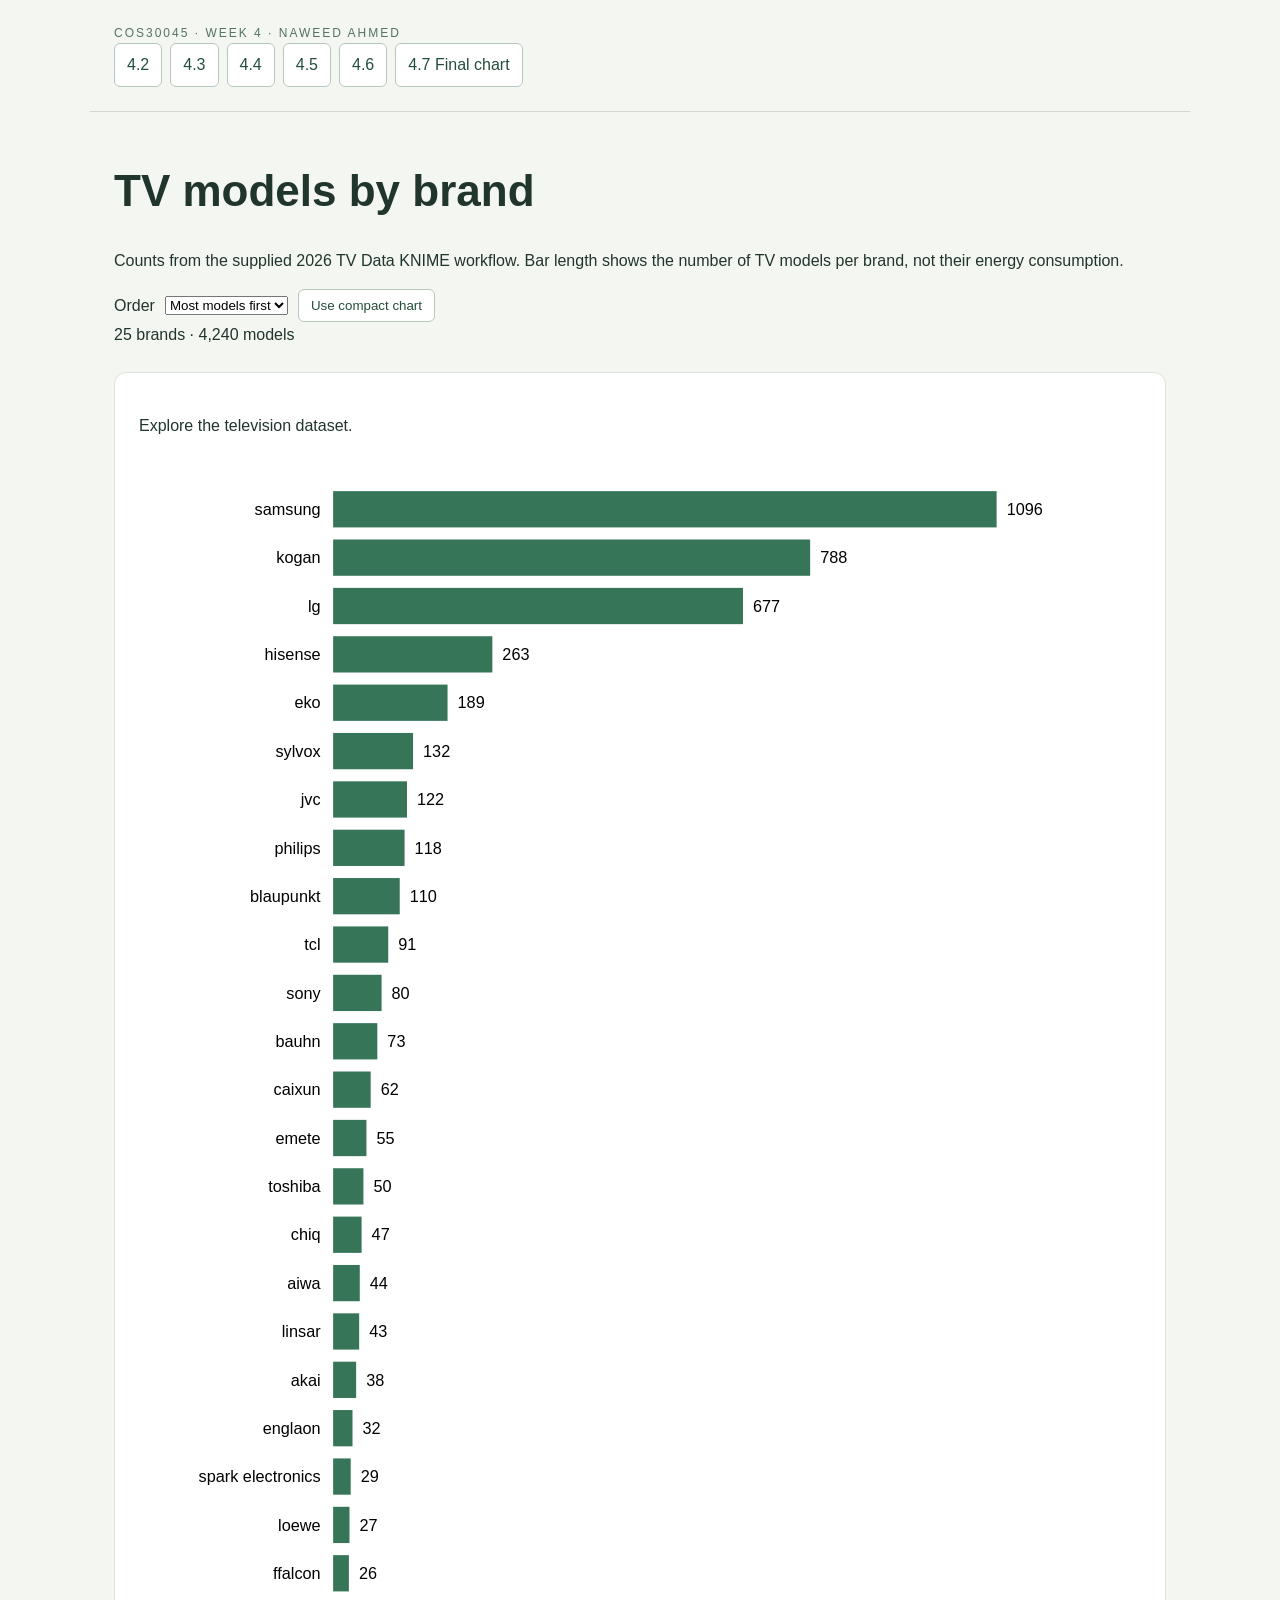
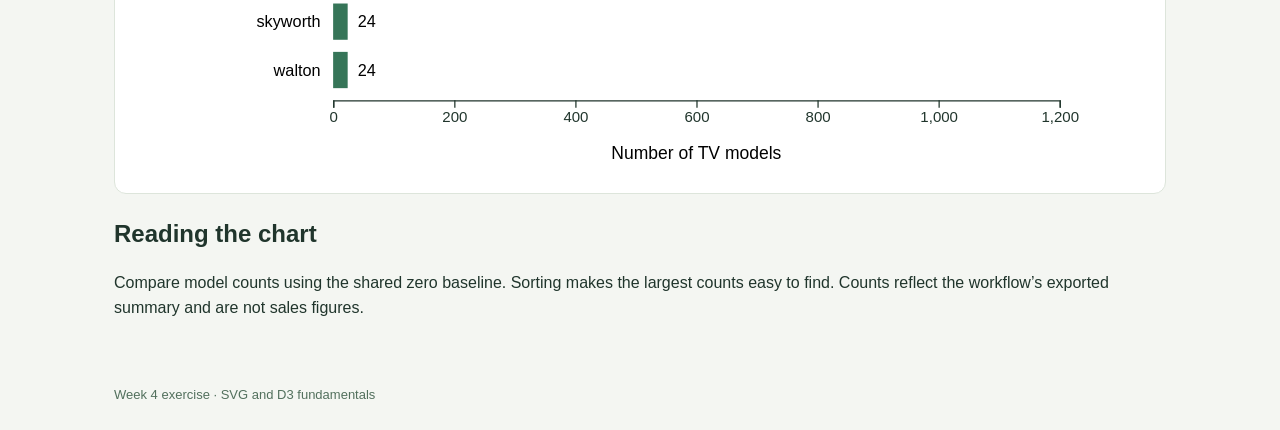
<file: exercise-4.2-4.7/index.html>
<!doctype html><html lang="en"><head><meta charset="utf-8"><meta name="viewport" content="width=device-width,initial-scale=1"><title>Exercise 4.7</title><link rel="stylesheet" href="css/style.css"></head><body><header><div class="eyebrow">COS30045 · Week 4 · Naweed Ahmed</div><nav><a href="exercise-4.2.html">4.2</a><a href="exercise-4.3.html">4.3</a><a href="exercise-4.4.html">4.4</a><a href="exercise-4.5.html">4.5</a><a href="exercise-4.6.html">4.6</a><a href="index.html">4.7 Final chart</a></nav></header><main><h1>TV models by brand</h1><p>Counts from the supplied 2026 TV Data KNIME workflow. Bar length shows the number of TV models per brand, not their energy consumption.</p><div class="controls"><label for="sort">Order</label><select id="sort"><option value="count">Most models first</option><option value="brand">Brand A–Z</option></select><button id="resize" type="button">Use compact chart</button></div><div id="status" role="status"></div><div class="panel"><div class="container"><p>Explore the television dataset.</p></div><div class="responsive-svg-container" data-stage="7"></div></div><h2>Reading the chart</h2><p>Compare model counts using the shared zero baseline. Sorting makes the largest counts easy to find. Counts reflect the workflow’s exported summary and are not sales figures.</p></main><footer>Week 4 exercise · SVG and D3 fundamentals</footer><script src="vendor/d3.v7.min.js"></script><script src="js/main.js"></script></body></html>
</file>
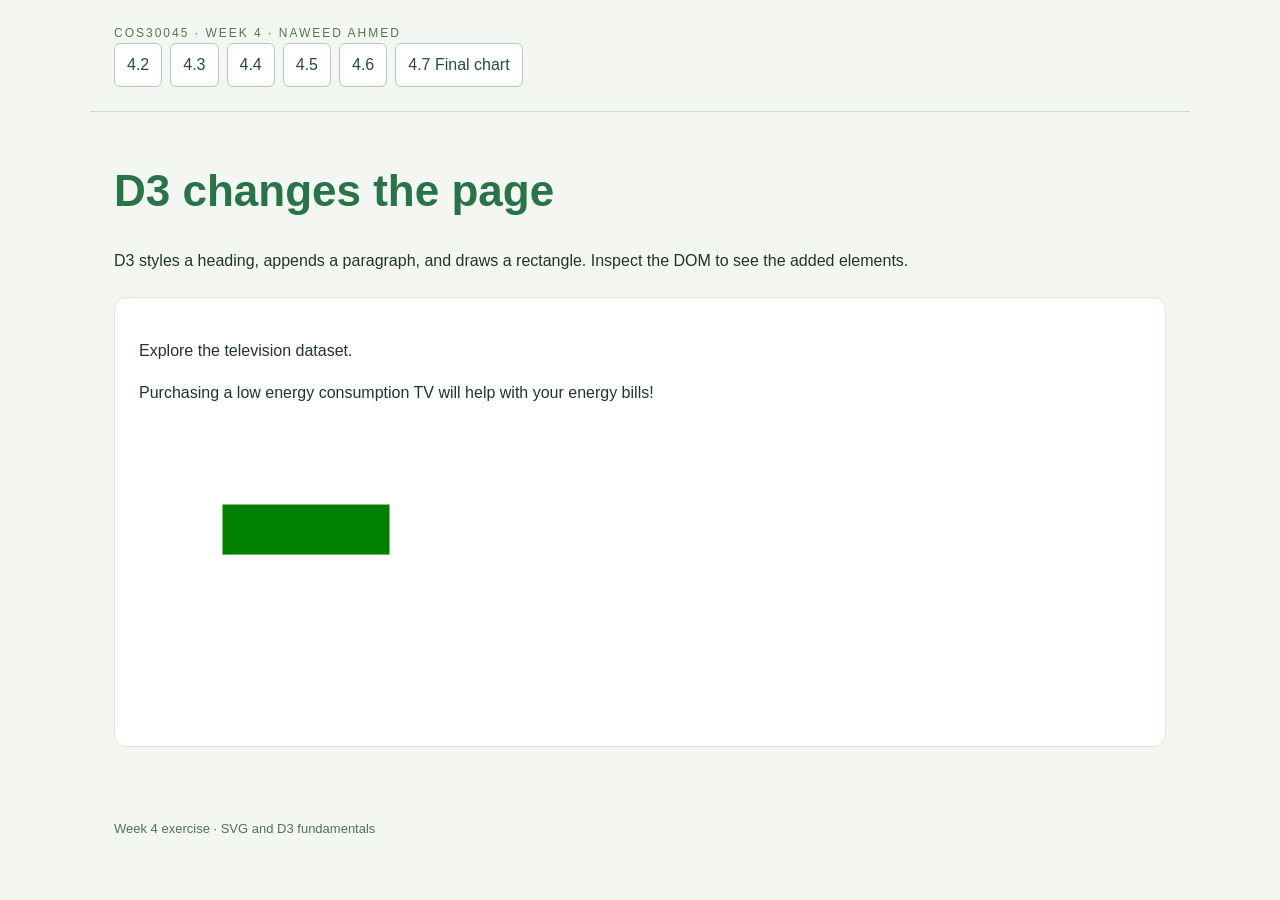
<file: exercise-4.2-4.7/exercise-4.2.html>
<!doctype html>
<html lang="en">
<head>
  <meta charset="utf-8">
  <meta name="viewport" content="width=device-width, initial-scale=1">

  <title>Exercise 4.2</title>

  <link rel="stylesheet" href="css/style.css">
</head>

<body>
  <header>
    <div class="eyebrow">
      COS30045 · Week 4 · Naweed Ahmed
    </div>

    <nav>
      <a href="exercise-4.2.html">4.2</a>
      <a href="exercise-4.3.html">4.3</a>
      <a href="exercise-4.4.html">4.4</a>
      <a href="exercise-4.5.html">4.5</a>
      <a href="exercise-4.6.html">4.6</a>
      <a href="index.html">4.7 Final chart</a>
    </nav>
  </header>

  <main>
    <h1>D3 changes the page</h1>

    <p>
      D3 styles a heading, appends a paragraph, and draws a rectangle.
      Inspect the DOM to see the added elements.
    </p>

    <div id="status" role="status"></div>

    <div class="panel">
      <div class="container">
        <p>Explore the television dataset.</p>
      </div>

      <div
        class="responsive-svg-container"
        data-stage="2"
      ></div>
    </div>
  </main>

  <footer>
    Week 4 exercise · SVG and D3 fundamentals
  </footer>

  <script src="vendor/d3.v7.min.js"></script>
  <script src="js/main.js"></script>
</body>
</html>
</file>
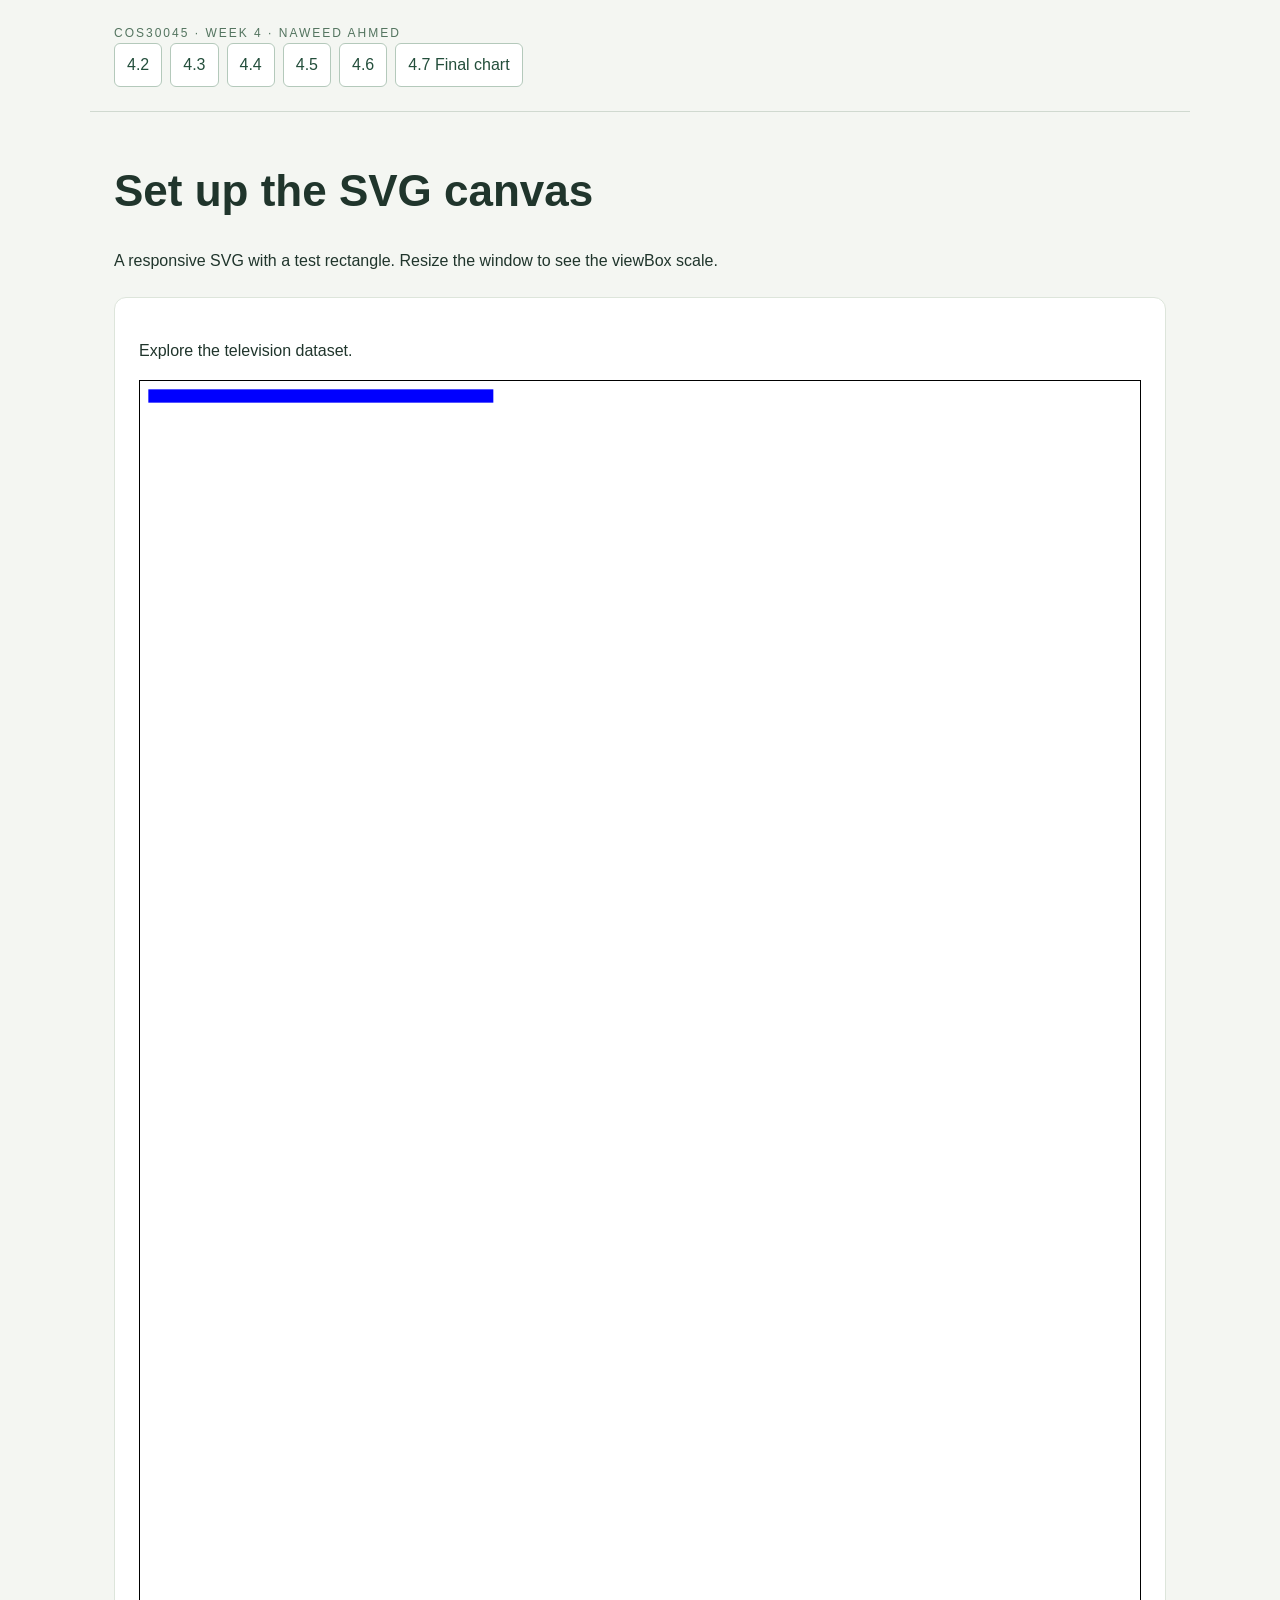
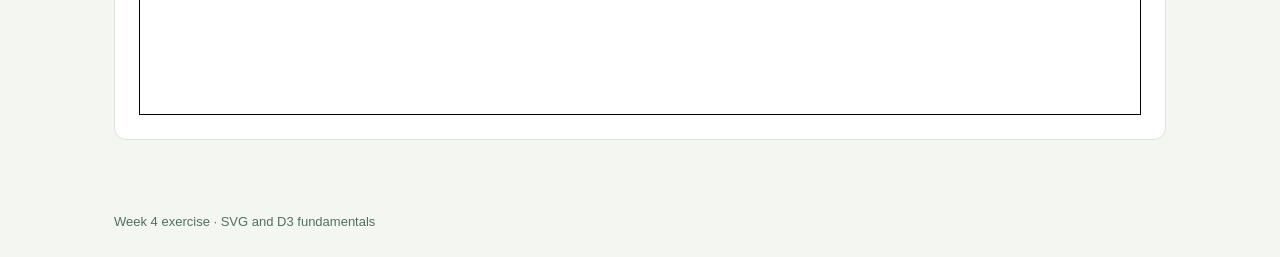
<file: exercise-4.2-4.7/exercise-4.3.html>
<!doctype html>
<html lang="en">
<head>
  <meta charset="utf-8">
  <meta name="viewport" content="width=device-width, initial-scale=1">

  <title>Exercise 4.3</title>

  <link rel="stylesheet" href="css/style.css">
</head>

<body>
  <header>
    <div class="eyebrow">
      COS30045 · Week 4 · Naweed Ahmed
    </div>

    <nav>
      <a href="exercise-4.2.html">4.2</a>
      <a href="exercise-4.3.html">4.3</a>
      <a href="exercise-4.4.html">4.4</a>
      <a href="exercise-4.5.html">4.5</a>
      <a href="exercise-4.6.html">4.6</a>
      <a href="index.html">4.7 Final chart</a>
    </nav>
  </header>

  <main>
    <h1>Set up the SVG canvas</h1>

    <p>
      A responsive SVG with a test rectangle.
      Resize the window to see the viewBox scale.
    </p>

    <div id="status" role="status"></div>

    <div class="panel">
      <div class="container">
        <p>Explore the television dataset.</p>
      </div>

      <div
        class="responsive-svg-container"
        data-stage="3"
      ></div>
    </div>
  </main>

  <footer>
    Week 4 exercise · SVG and D3 fundamentals
  </footer>

  <script src="vendor/d3.v7.min.js"></script>
  <script src="js/main.js"></script>
</body>
</html>
</file>
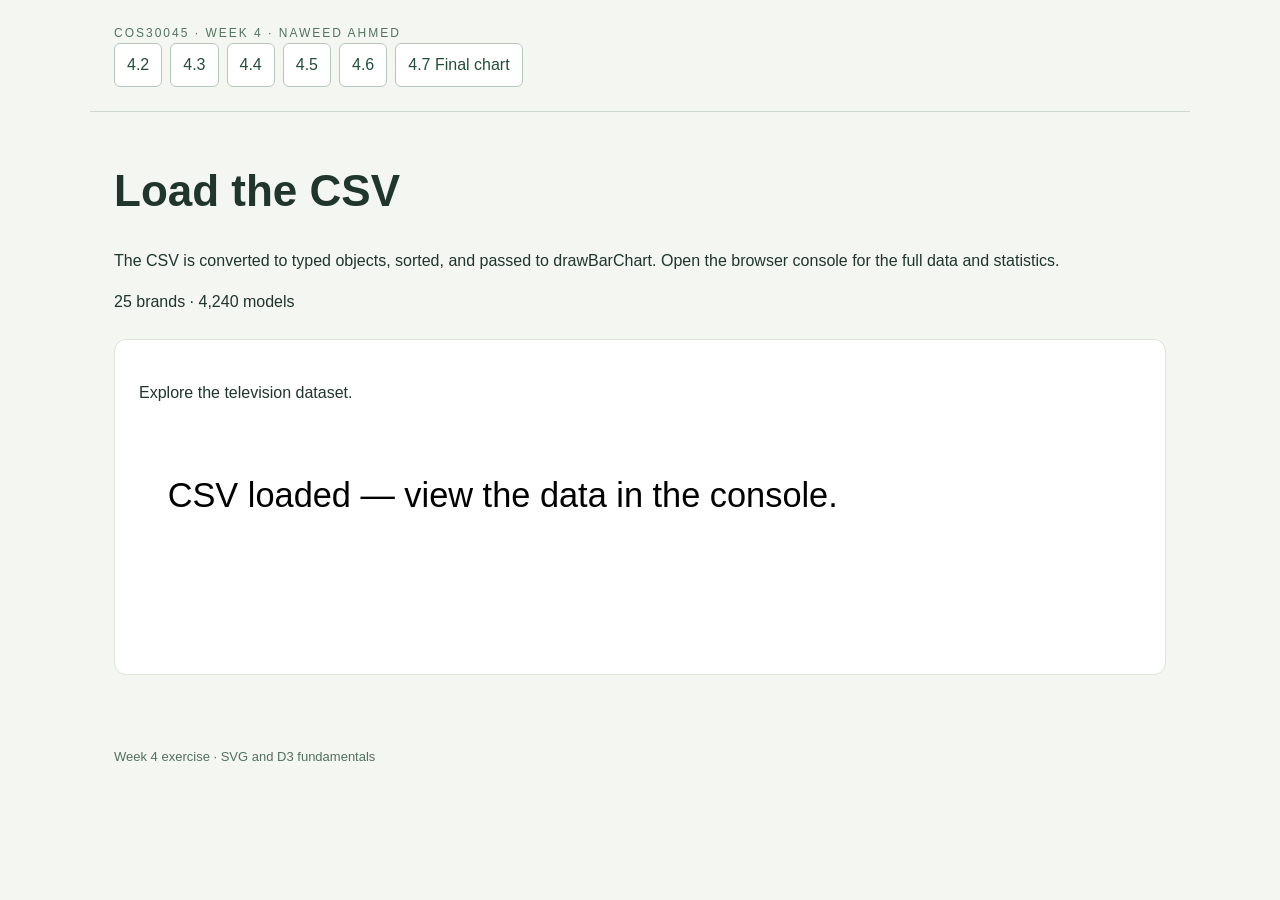
<file: exercise-4.2-4.7/exercise-4.4.html>
<!doctype html>
<html lang="en">
<head>
  <meta charset="utf-8">
  <meta name="viewport" content="width=device-width, initial-scale=1">

  <title>Exercise 4.4</title>

  <link rel="stylesheet" href="css/style.css">
</head>

<body>
  <header>
    <div class="eyebrow">
      COS30045 · Week 4 · Naweed Ahmed
    </div>

    <nav>
      <a href="exercise-4.2.html">4.2</a>
      <a href="exercise-4.3.html">4.3</a>
      <a href="exercise-4.4.html">4.4</a>
      <a href="exercise-4.5.html">4.5</a>
      <a href="exercise-4.6.html">4.6</a>
      <a href="index.html">4.7 Final chart</a>
    </nav>
  </header>

  <main>
    <h1>Load the CSV</h1>

    <p>
      The CSV is converted to typed objects, sorted, and passed to
      drawBarChart. Open the browser console for the full data
      and statistics.
    </p>

    <div id="status" role="status"></div>

    <div class="panel">
      <div class="container">
        <p>Explore the television dataset.</p>
      </div>

      <div
        class="responsive-svg-container"
        data-stage="4"
      ></div>
    </div>
  </main>

  <footer>
    Week 4 exercise · SVG and D3 fundamentals
  </footer>

  <script src="vendor/d3.v7.min.js"></script>
  <script src="js/main.js"></script>
</body>
</html>
</file>
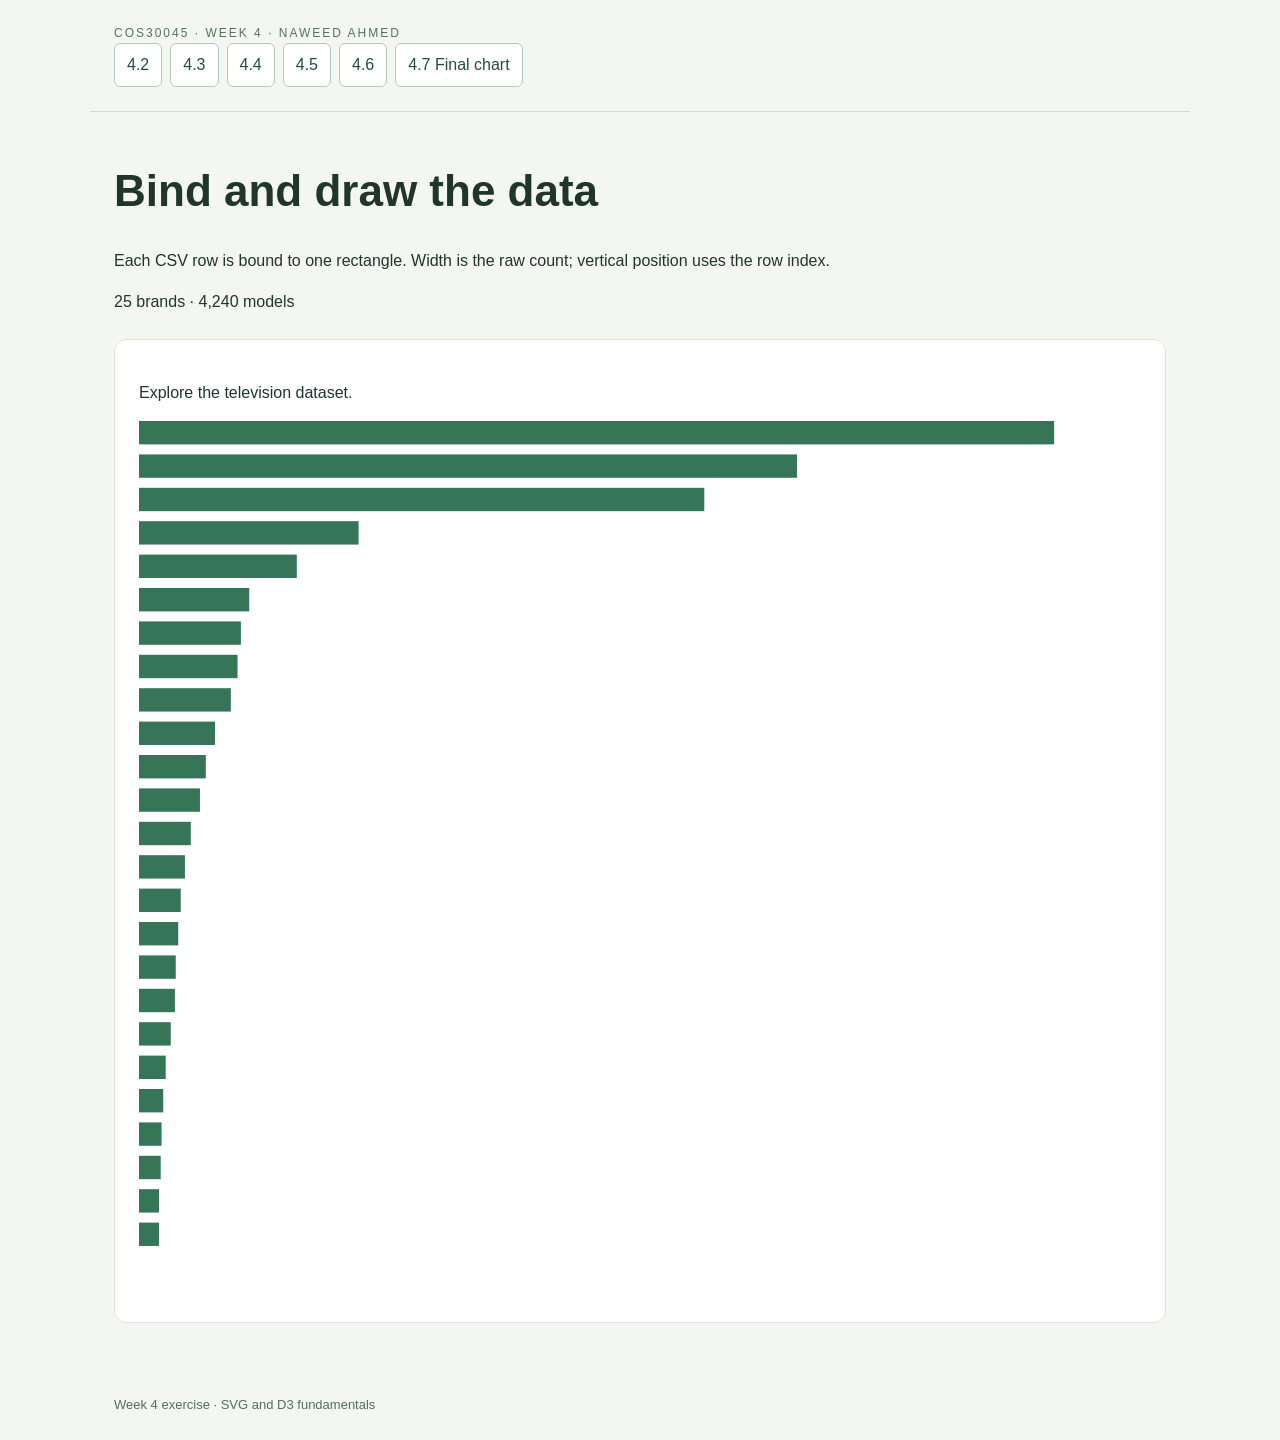
<file: exercise-4.2-4.7/exercise-4.5.html>
<!doctype html>
<html lang="en">
<head>
  <meta charset="utf-8">
  <meta name="viewport" content="width=device-width, initial-scale=1">

  <title>Exercise 4.5</title>

  <link rel="stylesheet" href="css/style.css">
</head>

<body>
  <header>
    <div class="eyebrow">
      COS30045 · Week 4 · Naweed Ahmed
    </div>

    <nav>
      <a href="exercise-4.2.html">4.2</a>
      <a href="exercise-4.3.html">4.3</a>
      <a href="exercise-4.4.html">4.4</a>
      <a href="exercise-4.5.html">4.5</a>
      <a href="exercise-4.6.html">4.6</a>
      <a href="index.html">4.7 Final chart</a>
    </nav>
  </header>

  <main>
    <h1>Bind and draw the data</h1>

    <p>
      Each CSV row is bound to one rectangle.
      Width is the raw count; vertical position uses the row index.
    </p>

    <div id="status" role="status"></div>

    <div class="panel">
      <div class="container">
        <p>Explore the television dataset.</p>
      </div>

      <div
        class="responsive-svg-container"
        data-stage="5"
      ></div>
    </div>
  </main>

  <footer>
    Week 4 exercise · SVG and D3 fundamentals
  </footer>

  <script src="vendor/d3.v7.min.js"></script>
  <script src="js/main.js"></script>
</body>
</html>
</file>
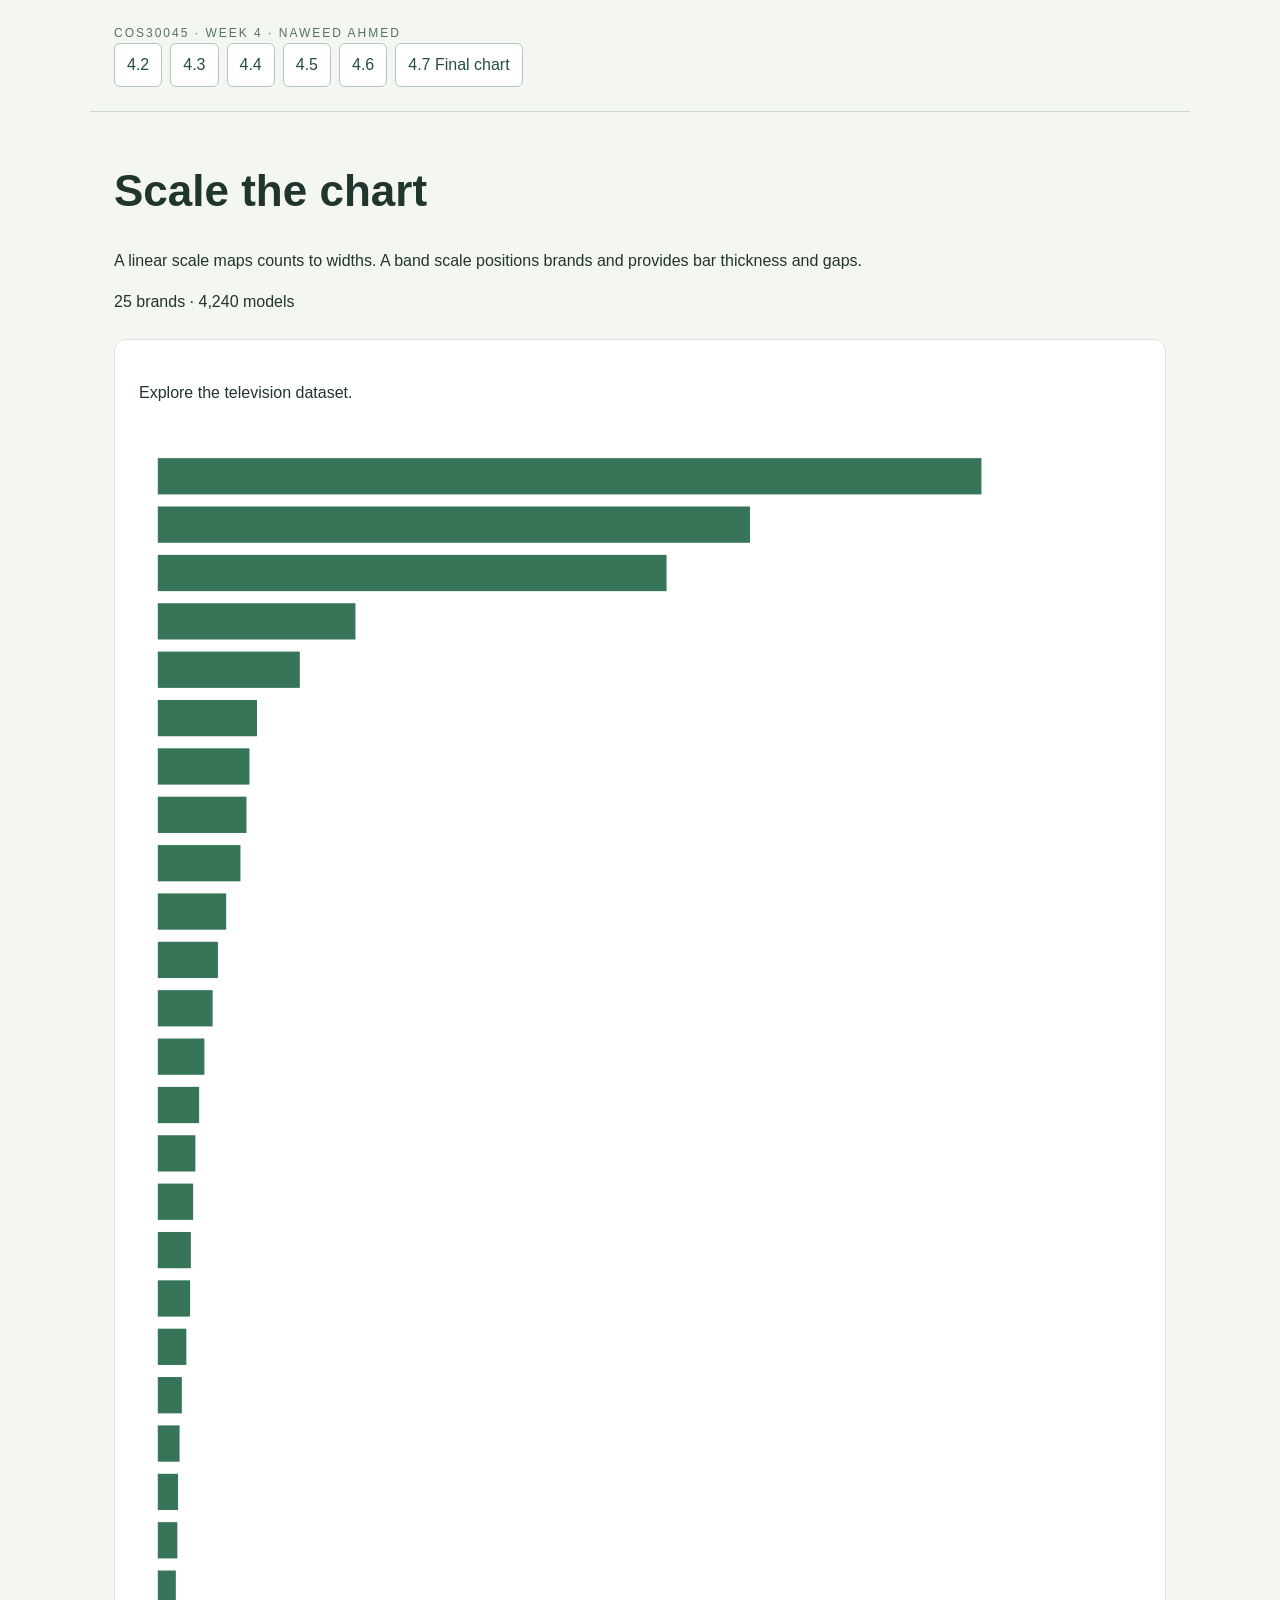
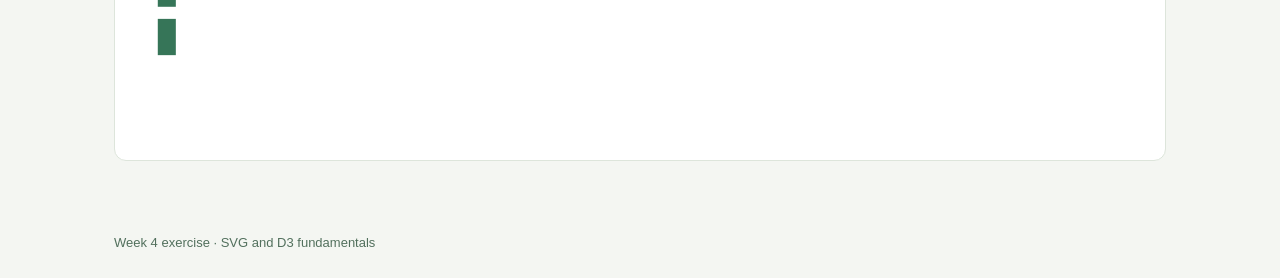
<file: exercise-4.2-4.7/exercise-4.6.html>
<!doctype html>
<html lang="en">
<head>
  <meta charset="utf-8">
  <meta name="viewport" content="width=device-width, initial-scale=1">

  <title>Exercise 4.6</title>

  <link rel="stylesheet" href="css/style.css">
</head>

<body>
  <header>
    <div class="eyebrow">
      COS30045 · Week 4 · Naweed Ahmed
    </div>

    <nav>
      <a href="exercise-4.2.html">4.2</a>
      <a href="exercise-4.3.html">4.3</a>
      <a href="exercise-4.4.html">4.4</a>
      <a href="exercise-4.5.html">4.5</a>
      <a href="exercise-4.6.html">4.6</a>
      <a href="index.html">4.7 Final chart</a>
    </nav>
  </header>

  <main>
    <h1>Scale the chart</h1>

    <p>
      A linear scale maps counts to widths.
      A band scale positions brands and provides bar thickness and gaps.
    </p>

    <div id="status" role="status"></div>

    <div class="panel">
      <div class="container">
        <p>Explore the television dataset.</p>
      </div>

      <div
        class="responsive-svg-container"
        data-stage="6"
      ></div>
    </div>
  </main>

  <footer>
    Week 4 exercise · SVG and D3 fundamentals
  </footer>

  <script src="vendor/d3.v7.min.js"></script>
  <script src="js/main.js"></script>
</body>
</html>
</file>
<file: exercise-4.2-4.7/css/style.css>
*{box-sizing:border-box}body{margin:0;background:#f4f6f2;color:#20352c;font-family:Arial,sans-serif;line-height:1.6}header,main,footer{max-width:1100px;margin:auto;padding:24px}header{border-bottom:1px solid #d0d9d0}nav{display:flex;flex-wrap:wrap;gap:8px}nav a,button{padding:8px 12px;border:1px solid #b4c9bb;border-radius:6px;color:#234e3b;background:white;text-decoration:none;cursor:pointer}nav a[aria-current=page]{background:#234e3b;color:white}h1{font-size:clamp(28px,4vw,44px);line-height:1.2}h2{line-height:1.3}.eyebrow{font-size:12px;letter-spacing:2px;text-transform:uppercase;color:#53745f}.panel{background:white;padding:24px;border-radius:12px;margin:24px 0;border:1px solid #dde5db}.responsive-svg-container{margin:auto;width:100%;max-width:1200px}svg{display:block;width:100%;height:auto}button:focus-visible,a:focus-visible{outline:3px solid #ba6500}.controls{display:flex;gap:10px;flex-wrap:wrap;align-items:center}img{max-width:100%;height:auto}table{width:100%;border-collapse:collapse}th,td{text-align:left;padding:10px;border-bottom:1px solid #d7e0d6}code{font-size:13px}footer{font-size:13px;color:#52705d}.error{color:#a32020}.axis text{font-size:12px}.annotation-grid{display:grid;grid-template-columns:repeat(2,1fr);gap:16px}.annotation-grid section{border:1px solid #d0dbd1;padding:14px;background:white}.annotation-grid svg{height:190px}.annotation-grid p{font-size:14px;margin:6px 0}@media(max-width:650px){header,main,footer{padding:16px}.panel{padding:12px}.annotation-grid{grid-template-columns:1fr}}
</file>
